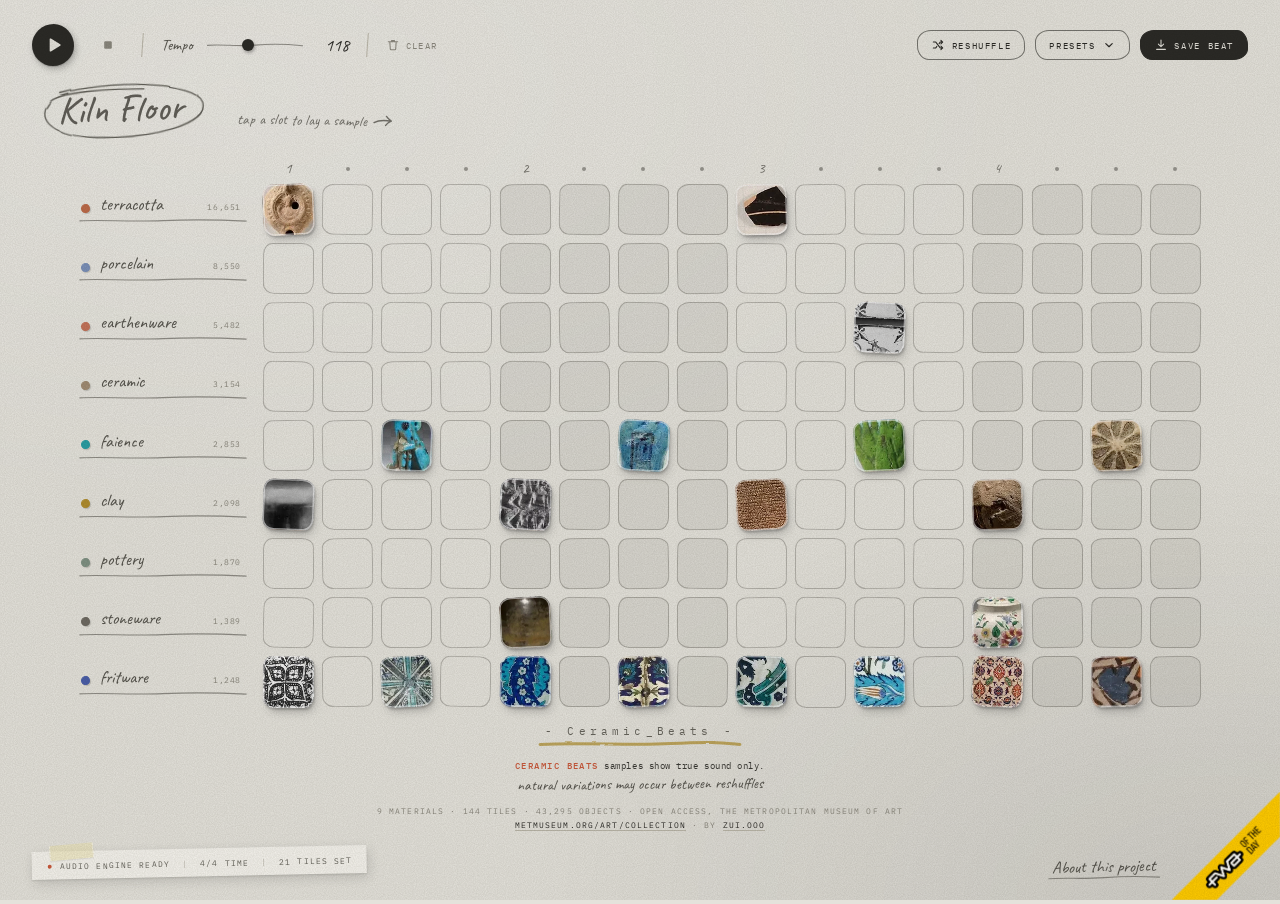
<file: index.html>
<!DOCTYPE html>
<html lang="en">
<head>
<meta charset="UTF-8">
<meta name="viewport" content="width=device-width, initial-scale=1.0">
<meta name="theme-color" content="#E4E2DB">
<title>Ceramic Beats — a sequencer of Met ceramics</title>
<link rel="preconnect" href="https://fonts.googleapis.com">
<link rel="preconnect" href="https://fonts.gstatic.com" crossorigin>
<link href="https://fonts.googleapis.com/css2?family=Caveat:wght@400;500&family=IBM+Plex+Mono:wght@400;500&family=Libre+Baskerville:ital@0;1&display=swap" rel="stylesheet">
<link rel="stylesheet" href="./index.css?v=12">
<script src="Tone.js"></script>
</head>
<body>

<!-- Icons are inlined rather than pulled from an icon CDN: the set is nine
     glyphs and the page is otherwise dependency-free. -->
<svg width="0" height="0" style="position:absolute" aria-hidden="true">
  <symbol id="i-play" viewBox="0 0 24 24"><path d="M8 5.14v13.72a1 1 0 0 0 1.52.85l11.14-6.86a1 1 0 0 0 0-1.7L9.52 4.29A1 1 0 0 0 8 5.14z" fill="currentColor"/></symbol>
  <symbol id="i-pause" viewBox="0 0 24 24"><path d="M7 4h3.2v16H7zM13.8 4H17v16h-3.2z" fill="currentColor"/></symbol>
  <symbol id="i-stop" viewBox="0 0 24 24"><rect x="5.5" y="5.5" width="13" height="13" rx="2" fill="currentColor"/></symbol>
  <symbol id="i-trash" viewBox="0 0 24 24" fill="none" stroke="currentColor" stroke-width="1.8" stroke-linecap="round" stroke-linejoin="round"><path d="M4 6.5h16M9.5 6.5V4.5h5v2M6.5 6.5l.9 12.2A1.4 1.4 0 0 0 8.8 20h6.4a1.4 1.4 0 0 0 1.4-1.3l.9-12.2"/></symbol>
  <symbol id="i-shuffle" viewBox="0 0 24 24" fill="none" stroke="currentColor" stroke-width="1.8" stroke-linecap="round" stroke-linejoin="round"><path d="M17 4l3 3-3 3M17 14l3 3-3 3M4 7h4.2l7.6 10H20M20 7h-4.2l-1.9 2.6M4 17h4.2l1.9-2.6"/></symbol>
  <symbol id="i-save" viewBox="0 0 24 24" fill="none" stroke="currentColor" stroke-width="1.8" stroke-linecap="round" stroke-linejoin="round"><path d="M12 3.5v11M7.5 10.5L12 15l4.5-4.5M4.5 19.5h15"/></symbol>
  <symbol id="i-caret" viewBox="0 0 24 24" fill="none" stroke="currentColor" stroke-width="2" stroke-linecap="round" stroke-linejoin="round"><path d="M6.5 9.5l5.5 5.5 5.5-5.5"/></symbol>
  <symbol id="i-dot" viewBox="0 0 24 24"><circle cx="12" cy="12" r="6" fill="currentColor"/></symbol>
  <!-- an arrow drawn by hand, for the notes in the margin -->
  <symbol id="i-arrow-hand" viewBox="0 0 24 24" fill="none" stroke="currentColor" stroke-width="1.4" stroke-linecap="round" stroke-linejoin="round"><path d="M3 13.5c4.5-2.4 9.6-2.9 17.2-1.6M15.4 7.2c1.6 2.3 3.3 3.6 4.9 4.6-2.2.7-4 2.2-5.6 4.4"/></symbol>
</svg>

<!-- Everything drawn sits on one stage, so that on a phone held upright the
     whole page can be turned a quarter turn as one piece. -->
<div id="stage">

<header class="topbar">
  <div class="transport">
    <button id="playBtn" class="t-play" aria-label="Play" title="Play / pause — space">
      <svg class="icon icon-md"><use href="#i-play" id="playIcon"/></svg>
    </button>
    <button id="stopBtn" class="t-stop" aria-label="Stop" title="Stop">
      <svg class="icon icon-sm"><use href="#i-stop"/></svg>
    </button>

    <div class="t-rule"></div>

    <div class="t-bpm">
      <label for="bpmSlider">Tempo</label>
      <input type="range" id="bpmSlider" min="60" max="200" value="120" aria-label="Tempo">
      <span id="bpmDisplay">120</span>
    </div>

    <div class="t-rule"></div>

    <button id="clearBtn" class="t-clear" title="Clear the board">
      <svg class="icon icon-sm"><use href="#i-trash"/></svg> Clear
    </button>
  </div>

  <div class="actions">
    <button id="shuffleBtn" class="key" title="Reshuffle: draw a different set of objects" aria-label="Reshuffle">
      <svg class="icon icon-sm"><use href="#i-shuffle"/></svg><span class="key-label">Reshuffle</span>
    </button>
    <div class="menu-wrap">
      <button id="presetBtn" class="key" aria-haspopup="true" aria-expanded="false">
        Presets <svg class="icon icon-sm"><use href="#i-caret"/></svg>
      </button>
      <div id="presetMenu" class="menu" hidden></div>
    </div>
    <button id="saveBtn" class="key key--ink" title="Save Beat: copy a link to this beat" aria-label="Save Beat">
      <svg class="icon icon-sm"><use href="#i-save"/></svg><span class="key-label">Save Beat</span>
    </button>
  </div>
</header>

<main>
  <!-- The sample sheet. Slots for samples are pencilled onto a sheet of warm
       grey stock; a struck tile is a sample cut out and laid in its slot. The
       beat's name is written at the top by hand, and the studio's caption is
       typed underneath the way a caption goes under a photograph. -->
  <div class="card">
    <div class="sheet-head">
      <h1 class="swatch-name" id="swatchName" contenteditable="plaintext-only" spellcheck="false" title="Click to name this beat" aria-label="Beat name">untitled</h1>
      <span class="sheet-note" aria-hidden="true">tap a slot to lay a sample <svg class="hand-arrow"><use href="#i-arrow-hand"/></svg></span>
    </div>

    <div class="field">
      <div class="playhead-track" id="playheadTrack"></div>
      <div class="grid" id="sequencerGrid"></div>
    </div>

    <div class="card-foot">
      <p class="caption">- Ceramic_Beats -</p>
      <p class="card-note">
        <b>Ceramic Beats</b> samples show true sound only.
        <em>natural variations may occur between reshuffles</em>
      </p>
      <p class="card-contact">
        9 materials · 144 tiles · 43,295 objects · open access, The Metropolitan Museum of Art<br>
        <a href="https://www.metmuseum.org/art/collection" target="_blank" rel="noopener">metmuseum.org/art/collection</a> · by <a href="https://zui.ooo" target="_blank" rel="noopener">zui.ooo</a>
      </p>
    </div>
  </div>
</main>

<footer class="statusbar">
  <div class="status-left">
    <span class="status-item"><svg class="icon icon-xs" id="engineDot"><use href="#i-dot"/></svg> <span id="engineLabel">Audio engine loading</span></span>
    <span class="status-sep">|</span>
    <span>4/4 time</span>
    <span class="status-sep">|</span>
    <span id="selectedCount">0 tiles set</span>
  </div>
  <div class="about-wrap">
    <button id="aboutBtn" class="about-cta" aria-expanded="false" aria-controls="aboutPanel">
      About this project
    </button>
    <div id="aboutPanel" class="about-panel" hidden>
      <h2>Ceramic Beats</h2>
      <p>
        A step sequencer built out of The Met’s open collection. Each of the nine
        tracks is a material the museum’s own catalogue names, and every tile you
        strike is a real object of that material, cropped from its photograph —
        43,295 of them to draw from.
      </p>
      <p>
        The sounds are strikes on the nine bodies themselves, generated with the
        ElevenLabs sound-effects API from a physical description of each fired body
        being hit. What separates them is what separates the materials: how hot each
        was fired, and so how long it rings. Unfired clay is dead, terracotta thuds,
        and the vitrified bodies — porcelain, faience, fritware — ring like the glass
        they very nearly are.
      </p>
      <p class="about-more">
        <button id="strikesBtn" class="about-link" type="button" aria-haspopup="dialog">
          How each sample is generated <svg class="hand-arrow"><use href="#i-arrow-hand"/></svg>
        </button>
      </p>
    </div>
  </div>
</footer>

<!-- The strike sheet, opened from the about panel: nine bodies, nine prompts. It
     is its own page, strikes.html, held in a frame so its paper stays its own. -->
<div id="strikesModal" class="modal" hidden role="dialog" aria-modal="true" aria-label="Nine bodies, nine strikes">
  <div class="modal-sheet">
    <button id="strikesClose" class="modal-close" type="button" aria-label="Close">close ×</button>
    <iframe class="modal-frame" title="Nine bodies, nine strikes" loading="lazy"></iframe>
  </div>
</div>

<!-- FWA of the Day, pinned to the corner of the sheet -->
<a class="fotd" href="https://thefwa.com/cases/ceramicbeats" target="_blank" rel="noopener" aria-label="FWA of the Day"><img src="fotd.png" alt="FWA of the Day"></a>

<div id="tooltip" class="tooltip" hidden></div>
<div id="toast" class="toast" hidden></div>

</div><!-- /stage -->

<script src="js/materials.js"></script>
<script src="js/tiles.js?v=2"></script>
<script src="js/audio.js"></script>
<script src="js/pattern.js"></script>
<script src="js/ui.js?v=4"></script>
<script src="js/app.js?v=4"></script>
</body>
</html>
</file>
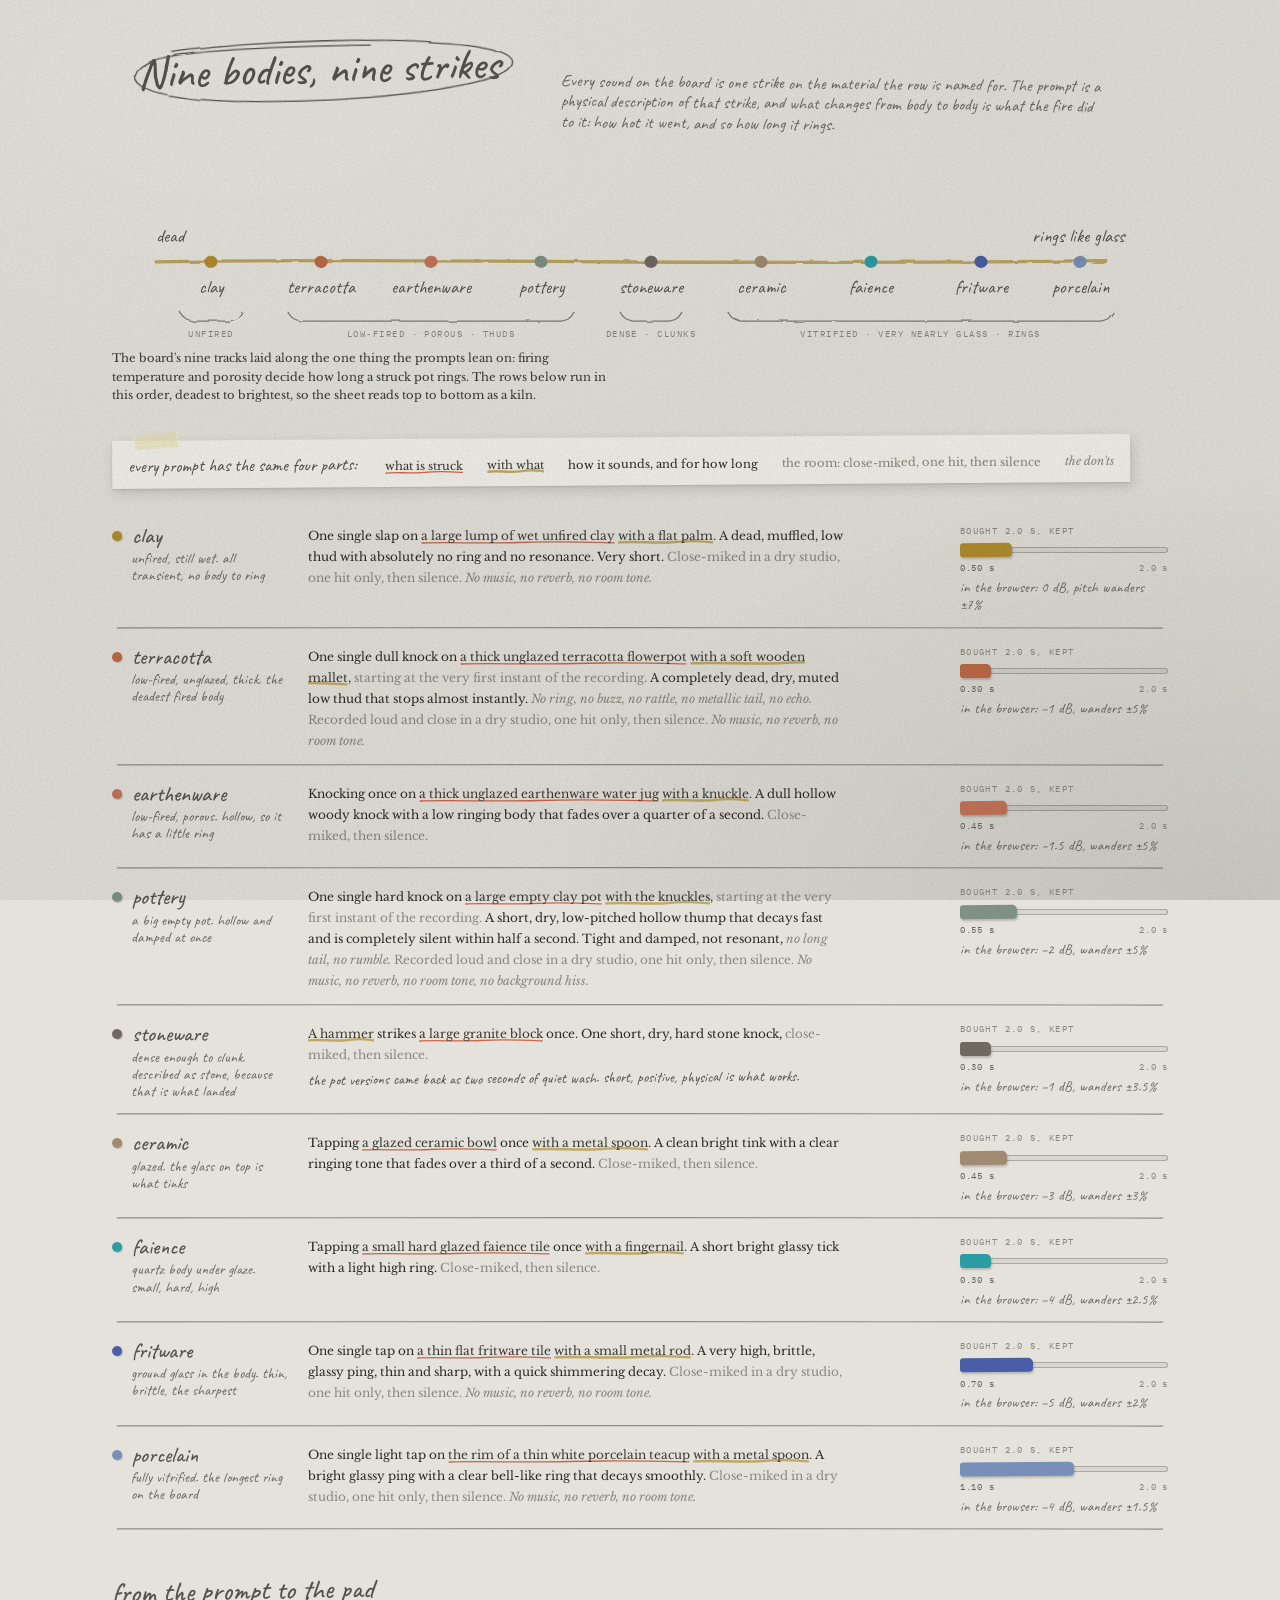
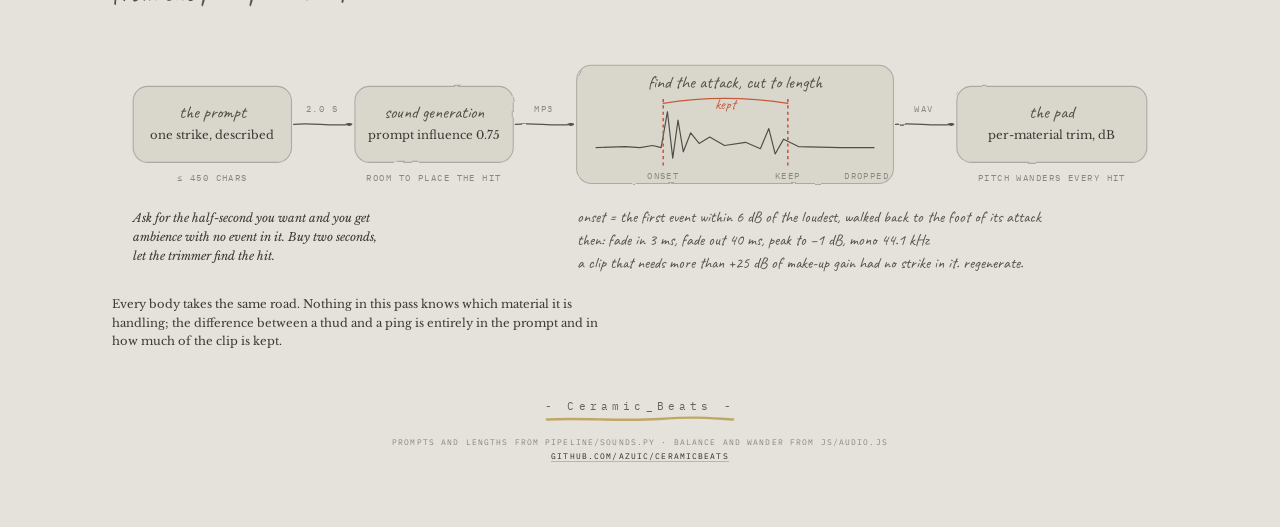
<file: strikes.html>
<!DOCTYPE html>
<html lang="en">
<head>
<meta charset="UTF-8">
<meta name="viewport" content="width=device-width, initial-scale=1.0">
<title>Nine Bodies, Nine Strikes</title>
<link rel="preconnect" href="https://fonts.googleapis.com">
<link rel="preconnect" href="https://fonts.gstatic.com" crossorigin>
<link href="https://fonts.googleapis.com/css2?family=Caveat:wght@400;500&family=IBM+Plex+Mono:wght@400;500&family=Libre+Baskerville:ital@0;1&display=swap" rel="stylesheet">
<style>
  /* The sheet: the same stock, ink, pencil and red as the board itself. The
   * page commits to the one paper world the site lives in, so every colour is
   * painted explicitly rather than borrowed from the viewer's theme. */
  :root {
    --paper:   #E4E2DB;
    --card:    #F4F2EC;
    --ink:     #2B2A26;
    --ink-2:   #3A3934;
    --ink-soft:#65635B;
    --ink-mute:#8A877D;
    --pencil:  #55534C;
    --hair:    #B9B5A8;
    --stamp:   #C9583A;
    --crayon:  #B79A46;
    --slot-line: rgba(60, 58, 52, 0.30);
    --slot-fill: rgba(60, 58, 52, 0.065);
    --slip-shadow: 2px 4px 12px rgba(38, 38, 35, 0.16), 0 1px 2px rgba(38, 38, 35, 0.12);

    --mono:  'IBM Plex Mono', ui-monospace, SFMono-Regular, Menlo, monospace;
    --serif: 'Libre Baskerville', Georgia, 'Times New Roman', serif;
    --hand:  'Caveat', 'Bradley Hand', 'Segoe Print', cursive;

    --grain: url("data:image/svg+xml;utf8,<svg xmlns='http://www.w3.org/2000/svg' width='260' height='260'><filter id='g'><feTurbulence type='fractalNoise' baseFrequency='0.9' numOctaves='2' stitchTiles='stitch'/><feColorMatrix values='0 0 0 0 0.22  0 0 0 0 0.21  0 0 0 0 0.18  0 0 0 0.55 0'/></filter><rect width='100%25' height='100%25' filter='url(%23g)'/></svg>");
    --pencil-rule: url("data:image/svg+xml;utf8,<svg xmlns='http://www.w3.org/2000/svg' viewBox='0 0 200 6' preserveAspectRatio='none'><path d='M1 3.4 C 30 2.1, 60 4.7, 100 3.1 S 170 2.3, 199 3.7' fill='none' stroke='%2355534C' stroke-width='1.1' stroke-linecap='round' vector-effect='non-scaling-stroke' opacity='0.6'/></svg>");
    --pencil-loop: url("data:image/svg+xml;utf8,<svg xmlns='http://www.w3.org/2000/svg' viewBox='0 0 100 40' preserveAspectRatio='none'><filter id='w' x='-10%25' y='-20%25' width='120%25' height='140%25'><feTurbulence type='fractalNoise' baseFrequency='0.045' numOctaves='2' seed='7'/><feDisplacementMap in='SourceGraphic' scale='2.2'/></filter><path filter='url(%23w)' d='M15 8 C 40 1, 91 2, 95 17 C 98 31, 66 39, 34 37 C 6 35, 1 22, 9 13 C 15 7, 42 6, 62 7' fill='none' stroke='%2355534C' stroke-width='1.3' stroke-linecap='round' vector-effect='non-scaling-stroke'/></svg>");
    --stamp-rule: url("data:image/svg+xml;utf8,<svg xmlns='http://www.w3.org/2000/svg' viewBox='0 0 200 6' preserveAspectRatio='none'><path d='M1 3.6 C 30 2.3, 60 4.5, 100 3.0 S 170 2.6, 199 3.5' fill='none' stroke='%23C9583A' stroke-width='1.3' stroke-linecap='round' vector-effect='non-scaling-stroke' opacity='0.9'/></svg>");
    --crayon-rule: url("data:image/svg+xml;utf8,<svg xmlns='http://www.w3.org/2000/svg' viewBox='0 0 200 8' preserveAspectRatio='none'><path d='M2 4.5 C 40 2.5, 80 6.5, 120 4 S 170 3, 198 4.5' fill='none' stroke='%23B79A46' stroke-width='2.4' stroke-linecap='round' vector-effect='non-scaling-stroke' opacity='0.8'/></svg>");
  }

  *, *::before, *::after { box-sizing: border-box; }

  body {
    margin: 0;
    background: var(--paper);
    color: var(--ink);
    font-family: var(--mono);
    -webkit-font-smoothing: antialiased;
    padding-block: 2.5rem 4rem;
    padding-inline: clamp(16px, 4vw, 3rem);
    position: relative;
  }
  body::before {
    content: '';
    position: fixed; inset: 0;
    background:
      radial-gradient(120% 90% at 18% 10%, rgba(255,255,255,0.22), rgba(255,255,255,0) 55%),
      radial-gradient(90% 80% at 95% 100%, rgba(38,38,35,0.10), rgba(38,38,35,0) 60%);
    pointer-events: none; z-index: 0;
  }
  body::after {
    content: '';
    position: fixed; inset: 0;
    background-image: var(--grain);
    opacity: 0.42;
    mix-blend-mode: multiply;
    pointer-events: none; z-index: 100;
  }

  .sheet { position: relative; z-index: 1; max-width: 66rem; margin: 0 auto; }

  a { color: var(--ink); }
  a:hover { color: var(--stamp); }

  /* ── written by hand ────────────────────────────────────────────────── */
  .hand { font-family: var(--hand); font-weight: 400; color: var(--pencil); }
  .cap {
    font-family: var(--mono); font-size: 8.5px; letter-spacing: 0.16em;
    text-transform: uppercase; color: var(--ink-mute);
  }

  .sheet-head {
    display: flex; flex-wrap: wrap; align-items: baseline; gap: 1rem 1.75rem;
    margin-bottom: 1.5rem;
  }
  .sheet-title {
    margin: 0;
    font-family: var(--hand); font-weight: 500;
    font-size: clamp(2rem, 4.5vw, 2.75rem); line-height: 1;
    color: var(--pencil);
    display: inline-block;
    padding: 0.3em 0.75em 0.32em 0.6em;
    background: var(--pencil-loop) center / 100% 100% no-repeat;
    transform: rotate(-1.6deg); transform-origin: left bottom;
    text-wrap: balance;
  }
  .sheet-note {
    font-family: var(--hand); font-size: 17px; line-height: 1.2; color: var(--pencil);
    max-width: 34rem; opacity: 0.85; transform: rotate(0.6deg);
  }

  /* ── the kiln axis ──────────────────────────────────────────────────── */
  figure { margin: 0; }
  figcaption {
    margin-top: 0.5rem;
    font-family: var(--serif); font-size: 11.5px; line-height: 1.6; color: var(--ink-2);
    max-width: 62ch;
  }
  .axis { margin: 0.5rem 0 2.25rem; overflow-x: auto; }
  .axis svg { display: block; width: 100%; min-width: 640px; height: auto; }
  svg .hand-t { font-family: var(--hand); font-size: 17px; fill: var(--pencil); }
  svg .cap-t  { font-family: var(--mono); font-size: 8.5px; letter-spacing: 0.16em; fill: var(--ink-mute); text-transform: uppercase; }
  svg .serif-t { font-family: var(--serif); font-size: 11px; fill: var(--ink-2); }

  /* ── how to read a prompt ───────────────────────────────────────────── */
  .key {
    display: flex; flex-wrap: wrap; gap: 0.5rem 1.5rem; align-items: baseline;
    padding: 0.875rem 1rem 0.75rem;
    background: var(--card); box-shadow: var(--slip-shadow);
    transform: rotate(-0.4deg); transform-origin: left top;
    width: fit-content; max-width: 100%;
    margin-bottom: 2.25rem;
    position: relative;
  }
  .key::before {
    content: ''; position: absolute; top: -7px; left: 22px; width: 44px; height: 15px;
    background: rgba(236, 226, 176, 0.55);
    border-left: 1px dashed rgba(255,255,255,0.5); border-right: 1px dashed rgba(255,255,255,0.5);
    transform: rotate(-4deg);
  }
  .key .lead { font-family: var(--hand); font-size: 18px; color: var(--pencil); margin-right: 0.25rem; }
  .key span.k { font-family: var(--serif); font-size: 11.5px; color: var(--ink-2); }

  /* the four parts of a prompt, marked the way the sheet marks things */
  .o { background: var(--stamp-rule) bottom left / 100% 5px no-repeat; padding-bottom: 2px; }
  .w { background: var(--crayon-rule) bottom left / 100% 6px no-repeat; padding-bottom: 2px; }
  .s { color: var(--ink); }
  .r { color: var(--ink-mute); }
  .n { color: var(--ink-mute); font-style: italic; }

  /* ── the nine rows ──────────────────────────────────────────────────── */
  .rows { display: flex; flex-direction: column; gap: 1rem; }

  .row {
    display: grid;
    grid-template-columns: 11rem minmax(0, 1fr) 13rem;
    gap: 1.25rem;
    align-items: start;
    padding-bottom: 1rem;
    background: var(--pencil-rule) bottom left / 100% 5px no-repeat;
  }

  .label { display: flex; flex-direction: column; gap: 0.2rem; }
  .name { display: flex; align-items: center; gap: 0.6rem; }
  .dab {
    width: 10px; height: 10px; flex: none;
    border-radius: 55% 45% 50% 50% / 50% 55% 45% 50%;
    background: var(--accent); box-shadow: 1px 1px 1px rgba(38,38,35,0.2);
  }
  .name b { font-family: var(--hand); font-weight: 500; font-size: 22px; line-height: 1; color: var(--pencil); }
  .body {
    font-family: var(--hand); font-size: 15px; line-height: 1.15; color: var(--pencil);
    opacity: 0.85; padding-left: 1.2rem;
  }

  .prompt {
    margin: 0;
    font-family: var(--serif); font-size: 12px; line-height: 1.75; color: var(--ink-2);
    max-width: 60ch;
  }
  .prompt .note {
    display: block; margin-top: 0.4rem;
    font-family: var(--hand); font-size: 15px; line-height: 1.2; color: var(--pencil);
    transform: rotate(-0.5deg); transform-origin: left;
  }

  /* what comes back: two seconds bought, this much kept; the browser's own
   * balance on top */
  .keep { display: flex; flex-direction: column; gap: 0.35rem; }
  .keep .cap { margin-bottom: 0.1rem; }
  .bar { position: relative; height: 14px; width: 100%; }
  .bar .bought {
    position: absolute; inset: 4px 0; border-radius: 3px;
    box-shadow: inset 0 0 0 1px var(--slot-line); background: var(--slot-fill);
  }
  .bar .kept {
    position: absolute; top: 0; bottom: 0; left: 0;
    width: calc(var(--keep) / 2 * 100%);
    background: var(--accent);
    border-radius: 3px 5px 4px 3px;
    box-shadow: 1px 2px 2px rgba(38,38,35,0.22);
    transform: rotate(-0.4deg);
  }
  .nums {
    font-family: var(--mono); font-size: 9px; letter-spacing: 0.08em; color: var(--ink-soft);
    font-variant-numeric: tabular-nums; display: flex; justify-content: space-between; gap: 0.5rem;
  }
  .nums i { font-style: normal; color: var(--ink-mute); }
  .browser {
    font-family: var(--hand); font-size: 14.5px; line-height: 1.2; color: var(--pencil); opacity: 0.85;
  }

  /* ── the trim pass ──────────────────────────────────────────────────── */
  .pass { margin-top: 3rem; }
  .pass h2 {
    margin: 0 0 0.25rem;
    font-family: var(--hand); font-weight: 500; font-size: 1.75rem; line-height: 1; color: var(--pencil);
    transform: rotate(-1deg); transform-origin: left bottom; display: inline-block;
  }
  .pass .wrap { overflow-x: auto; margin-top: 0.75rem; }
  .pass svg { display: block; width: 100%; min-width: 760px; height: auto; }

  .caption {
    margin: 3rem 0 0; text-align: center;
    font-family: var(--mono); font-size: 11px; letter-spacing: 0.38em; color: var(--ink-soft);
    padding-bottom: 0.625rem; width: fit-content; margin-inline: auto;
    background: var(--crayon-rule) center bottom / 100% 8px no-repeat;
  }
  .small {
    margin: 0.75rem 0 0; text-align: center;
    font-family: var(--mono); font-size: 8px; letter-spacing: 0.14em; text-transform: uppercase;
    line-height: 1.8; color: var(--ink-mute);
  }
  .small a { text-decoration: none; border-bottom: 1px solid var(--hair); }

  @media (max-width: 760px) {
    .row { grid-template-columns: 1fr; gap: 0.6rem; }
    .body { padding-left: 1.2rem; }
    .keep { max-width: 20rem; }
  }
  @media (prefers-reduced-motion: reduce) { * { transition: none !important; } }
</style>

<div class="sheet">

  <div class="sheet-head">
    <h1 class="sheet-title">Nine bodies, nine strikes</h1>
    <p class="sheet-note">Every sound on the board is one strike on the material the row is named for. The prompt is a physical description of that strike, and what changes from body to body is what the fire did to it: how hot it went, and so how long it rings.</p>
  </div>

  <!-- ── the kiln: the nine bodies from unfired to vitrified ───────────── -->
  <figure class="axis">
    <svg viewBox="0 0 960 150" role="img" aria-label="The nine bodies placed along one line from unfired clay, which is dead, to porcelain, which rings like glass. Four brackets group them: unfired, low-fired, dense, vitrified." xmlns="http://www.w3.org/2000/svg">
      <defs>
        <filter id="wob" x="-2%" y="-40%" width="104%" height="180%">
          <feTurbulence type="fractalNoise" baseFrequency="0.06" numOctaves="2" seed="5"/>
          <feDisplacementMap in="SourceGraphic" scale="2.4"/>
        </filter>
        <marker id="ah" viewBox="0 0 10 10" refX="8" refY="5" markerWidth="9" markerHeight="9" orient="auto">
          <path d="M1 1.5 C 4 3, 6 4, 9 5 C 6 6, 4 7, 1 8.5" fill="none" stroke="#B79A46" stroke-width="1.6" stroke-linecap="round" stroke-linejoin="round"/>
        </marker>
      </defs>

      <!-- the crayon line: cold to hot -->
      <path filter="url(#wob)" d="M40 78 C 260 74, 560 82, 900 77" fill="none" stroke="#B79A46" stroke-width="3" stroke-linecap="round" opacity="0.85" marker-end="url(#ah)"/>
      <text class="hand-t" x="40" y="60" text-anchor="start">dead</text>
      <text class="hand-t" x="920" y="60" text-anchor="end">rings like glass</text>

      <!-- the nine, in kiln order -->
      <g>
        <ellipse cx="90"  cy="78" rx="6" ry="5.5" fill="#b08d2e" transform="rotate(-8 90 78)"/>
        <text class="hand-t" x="90" y="106" text-anchor="middle">clay</text>
        <ellipse cx="190" cy="78" rx="6" ry="5.5" fill="#bc6a48" transform="rotate(12 190 78)"/>
        <text class="hand-t" x="190" y="106" text-anchor="middle">terracotta</text>
        <ellipse cx="290" cy="78" rx="6" ry="5.5" fill="#c4735a" transform="rotate(-14 290 78)"/>
        <text class="hand-t" x="290" y="106" text-anchor="middle">earthenware</text>
        <ellipse cx="390" cy="78" rx="6" ry="5.5" fill="#7f9183" transform="rotate(6 390 78)"/>
        <text class="hand-t" x="390" y="106" text-anchor="middle">pottery</text>
        <ellipse cx="490" cy="78" rx="6" ry="5.5" fill="#6e6a62" transform="rotate(-10 490 78)"/>
        <text class="hand-t" x="490" y="106" text-anchor="middle">stoneware</text>
        <ellipse cx="590" cy="78" rx="6" ry="5.5" fill="#a08b72" transform="rotate(16 590 78)"/>
        <text class="hand-t" x="590" y="106" text-anchor="middle">ceramic</text>
        <ellipse cx="690" cy="78" rx="6" ry="5.5" fill="#2a9da3" transform="rotate(-6 690 78)"/>
        <text class="hand-t" x="690" y="106" text-anchor="middle">faience</text>
        <ellipse cx="790" cy="78" rx="6" ry="5.5" fill="#4a5ea8" transform="rotate(10 790 78)"/>
        <text class="hand-t" x="790" y="106" text-anchor="middle">fritware</text>
        <ellipse cx="880" cy="78" rx="6" ry="5.5" fill="#7a8fb8" transform="rotate(-12 880 78)"/>
        <text class="hand-t" x="880" y="106" text-anchor="middle">porcelain</text>
      </g>

      <!-- the brackets: what the fire did -->
      <g fill="none" stroke="#55534C" stroke-width="1.1" stroke-linecap="round" opacity="0.7" filter="url(#wob)">
        <path d="M62 124 C 66 131, 70 131, 74 132 L 106 132 C 111 131, 114 131, 118 124"/>
        <path d="M160 124 C 164 131, 168 131, 172 132 L 408 132 C 413 131, 416 131, 420 124"/>
        <path d="M462 124 C 466 131, 470 131, 474 132 L 506 132 C 511 131, 514 131, 518 124"/>
        <path d="M560 124 C 564 131, 568 131, 572 132 L 898 132 C 903 131, 906 131, 910 124"/>
      </g>
      <text class="cap-t" x="90"  y="146" text-anchor="middle">unfired</text>
      <text class="cap-t" x="290" y="146" text-anchor="middle">low-fired · porous · thuds</text>
      <text class="cap-t" x="490" y="146" text-anchor="middle">dense · clunks</text>
      <text class="cap-t" x="735" y="146" text-anchor="middle">vitrified · very nearly glass · rings</text>
    </svg>
    <figcaption>The board's nine tracks laid along the one thing the prompts lean on: firing temperature and porosity decide how long a struck pot rings. The rows below run in this order, deadest to brightest, so the sheet reads top to bottom as a kiln.</figcaption>
  </figure>

  <!-- ── how a prompt is built ─────────────────────────────────────────── -->
  <div class="key" aria-label="How to read the marked prompts">
    <span class="lead">every prompt has the same four parts:</span>
    <span class="k"><span class="o">what is struck</span></span>
    <span class="k"><span class="w">with what</span></span>
    <span class="k"><span class="s">how it sounds, and for how long</span></span>
    <span class="k"><span class="r">the room: close-miked, one hit, then silence</span></span>
    <span class="k"><span class="n">the don'ts</span></span>
  </div>

  <!-- ── the nine ──────────────────────────────────────────────────────── -->
  <div class="rows">

    <div class="row" style="--accent:#b08d2e; --keep:0.5">
      <div class="label">
        <div class="name"><span class="dab"></span><b>clay</b></div>
        <div class="body">unfired, still wet. all transient, no body to ring</div>
      </div>
      <p class="prompt"><span class="s">One single slap on</span> <span class="o">a large lump of wet unfired clay</span> <span class="w">with a flat palm</span>. <span class="s">A dead, muffled, low thud with absolutely no ring and no resonance. Very short.</span> <span class="r">Close-miked in a dry studio, one hit only, then silence.</span> <span class="n">No music, no reverb, no room tone.</span></p>
      <div class="keep">
        <span class="cap">bought 2.0 s, kept</span>
        <div class="bar"><div class="bought"></div><div class="kept"></div></div>
        <div class="nums"><span>0.50 s</span><i>2.0 s</i></div>
        <div class="browser">in the browser: 0 dB, pitch wanders ±7%</div>
      </div>
    </div>

    <div class="row" style="--accent:#bc6a48; --keep:0.3">
      <div class="label">
        <div class="name"><span class="dab"></span><b>terracotta</b></div>
        <div class="body">low-fired, unglazed, thick. the deadest fired body</div>
      </div>
      <p class="prompt"><span class="s">One single dull knock on</span> <span class="o">a thick unglazed terracotta flowerpot</span> <span class="w">with a soft wooden mallet</span>, <span class="r">starting at the very first instant of the recording.</span> <span class="s">A completely dead, dry, muted low thud that stops almost instantly.</span> <span class="n">No ring, no buzz, no rattle, no metallic tail, no echo.</span> <span class="r">Recorded loud and close in a dry studio, one hit only, then silence.</span> <span class="n">No music, no reverb, no room tone.</span></p>
      <div class="keep">
        <span class="cap">bought 2.0 s, kept</span>
        <div class="bar"><div class="bought"></div><div class="kept"></div></div>
        <div class="nums"><span>0.30 s</span><i>2.0 s</i></div>
        <div class="browser">in the browser: −1 dB, wanders ±5%</div>
      </div>
    </div>

    <div class="row" style="--accent:#c4735a; --keep:0.45">
      <div class="label">
        <div class="name"><span class="dab"></span><b>earthenware</b></div>
        <div class="body">low-fired, porous. hollow, so it has a little ring</div>
      </div>
      <p class="prompt"><span class="s">Knocking once on</span> <span class="o">a thick unglazed earthenware water jug</span> <span class="w">with a knuckle</span>. <span class="s">A dull hollow woody knock with a low ringing body that fades over a quarter of a second.</span> <span class="r">Close-miked, then silence.</span></p>
      <div class="keep">
        <span class="cap">bought 2.0 s, kept</span>
        <div class="bar"><div class="bought"></div><div class="kept"></div></div>
        <div class="nums"><span>0.45 s</span><i>2.0 s</i></div>
        <div class="browser">in the browser: −1.5 dB, wanders ±5%</div>
      </div>
    </div>

    <div class="row" style="--accent:#7f9183; --keep:0.55">
      <div class="label">
        <div class="name"><span class="dab"></span><b>pottery</b></div>
        <div class="body">a big empty pot. hollow and damped at once</div>
      </div>
      <p class="prompt"><span class="s">One single hard knock on</span> <span class="o">a large empty clay pot</span> <span class="w">with the knuckles</span>, <span class="r">starting at the very first instant of the recording.</span> <span class="s">A short, dry, low-pitched hollow thump that decays fast and is completely silent within half a second. Tight and damped, not resonant,</span> <span class="n">no long tail, no rumble.</span> <span class="r">Recorded loud and close in a dry studio, one hit only, then silence.</span> <span class="n">No music, no reverb, no room tone, no background hiss.</span></p>
      <div class="keep">
        <span class="cap">bought 2.0 s, kept</span>
        <div class="bar"><div class="bought"></div><div class="kept"></div></div>
        <div class="nums"><span>0.55 s</span><i>2.0 s</i></div>
        <div class="browser">in the browser: −2 dB, wanders ±5%</div>
      </div>
    </div>

    <div class="row" style="--accent:#6e6a62; --keep:0.3">
      <div class="label">
        <div class="name"><span class="dab"></span><b>stoneware</b></div>
        <div class="body">dense enough to clunk. described as stone, because that is what landed</div>
      </div>
      <p class="prompt"><span class="w">A hammer</span> <span class="s">strikes</span> <span class="o">a large granite block</span> <span class="s">once. One short, dry, hard stone knock,</span> <span class="r">close-miked, then silence.</span>
        <span class="note">the pot versions came back as two seconds of quiet wash. short, positive, physical is what works.</span></p>
      <div class="keep">
        <span class="cap">bought 2.0 s, kept</span>
        <div class="bar"><div class="bought"></div><div class="kept"></div></div>
        <div class="nums"><span>0.30 s</span><i>2.0 s</i></div>
        <div class="browser">in the browser: −1 dB, wanders ±3.5%</div>
      </div>
    </div>

    <div class="row" style="--accent:#a08b72; --keep:0.45">
      <div class="label">
        <div class="name"><span class="dab"></span><b>ceramic</b></div>
        <div class="body">glazed. the glass on top is what tinks</div>
      </div>
      <p class="prompt"><span class="s">Tapping</span> <span class="o">a glazed ceramic bowl</span> <span class="s">once</span> <span class="w">with a metal spoon</span>. <span class="s">A clean bright tink with a clear ringing tone that fades over a third of a second.</span> <span class="r">Close-miked, then silence.</span></p>
      <div class="keep">
        <span class="cap">bought 2.0 s, kept</span>
        <div class="bar"><div class="bought"></div><div class="kept"></div></div>
        <div class="nums"><span>0.45 s</span><i>2.0 s</i></div>
        <div class="browser">in the browser: −3 dB, wanders ±3%</div>
      </div>
    </div>

    <div class="row" style="--accent:#2a9da3; --keep:0.3">
      <div class="label">
        <div class="name"><span class="dab"></span><b>faience</b></div>
        <div class="body">quartz body under glaze. small, hard, high</div>
      </div>
      <p class="prompt"><span class="s">Tapping</span> <span class="o">a small hard glazed faience tile</span> <span class="s">once</span> <span class="w">with a fingernail</span>. <span class="s">A short bright glassy tick with a light high ring.</span> <span class="r">Close-miked, then silence.</span></p>
      <div class="keep">
        <span class="cap">bought 2.0 s, kept</span>
        <div class="bar"><div class="bought"></div><div class="kept"></div></div>
        <div class="nums"><span>0.30 s</span><i>2.0 s</i></div>
        <div class="browser">in the browser: −4 dB, wanders ±2.5%</div>
      </div>
    </div>

    <div class="row" style="--accent:#4a5ea8; --keep:0.7">
      <div class="label">
        <div class="name"><span class="dab"></span><b>fritware</b></div>
        <div class="body">ground glass in the body. thin, brittle, the sharpest</div>
      </div>
      <p class="prompt"><span class="s">One single tap on</span> <span class="o">a thin flat fritware tile</span> <span class="w">with a small metal rod</span>. <span class="s">A very high, brittle, glassy ping, thin and sharp, with a quick shimmering decay.</span> <span class="r">Close-miked in a dry studio, one hit only, then silence.</span> <span class="n">No music, no reverb, no room tone.</span></p>
      <div class="keep">
        <span class="cap">bought 2.0 s, kept</span>
        <div class="bar"><div class="bought"></div><div class="kept"></div></div>
        <div class="nums"><span>0.70 s</span><i>2.0 s</i></div>
        <div class="browser">in the browser: −5 dB, wanders ±2%</div>
      </div>
    </div>

    <div class="row" style="--accent:#7a8fb8; --keep:1.1">
      <div class="label">
        <div class="name"><span class="dab"></span><b>porcelain</b></div>
        <div class="body">fully vitrified. the longest ring on the board</div>
      </div>
      <p class="prompt"><span class="s">One single light tap on</span> <span class="o">the rim of a thin white porcelain teacup</span> <span class="w">with a metal spoon</span>. <span class="s">A bright glassy ping with a clear bell-like ring that decays smoothly.</span> <span class="r">Close-miked in a dry studio, one hit only, then silence.</span> <span class="n">No music, no reverb, no room tone.</span></p>
      <div class="keep">
        <span class="cap">bought 2.0 s, kept</span>
        <div class="bar"><div class="bought"></div><div class="kept"></div></div>
        <div class="nums"><span>1.10 s</span><i>2.0 s</i></div>
        <div class="browser">in the browser: −4 dB, wanders ±1.5%</div>
      </div>
    </div>

  </div>

  <!-- ── from the prompt to the pad ────────────────────────────────────── -->
  <figure class="pass">
    <h2>from the prompt to the pad</h2>
    <div class="wrap">
      <svg viewBox="0 0 1000 250" role="img" aria-label="The path from prompt to sample: the prompt goes to the sound generation API asking for two seconds at prompt influence 0.75; an mp3 comes back with the hit somewhere in it; the trimmer finds the first event within 6 dB of the loudest and walks back to the foot of its attack; the clip is cut to the kept length, faded in over 3 ms and out over 40 ms, normalised to minus 1 dB, and written as a mono 44.1 kHz WAV; in the browser each hit is balanced by a per-material trim and its pitch wanders a little on every strike." xmlns="http://www.w3.org/2000/svg">
      <defs>
        <filter id="wob2" x="-2%" y="-30%" width="104%" height="160%">
          <feTurbulence type="fractalNoise" baseFrequency="0.05" numOctaves="2" seed="11"/>
          <feDisplacementMap in="SourceGraphic" scale="2"/>
        </filter>
        <marker id="pa" viewBox="0 0 10 10" refX="8" refY="5" markerWidth="8" markerHeight="8" orient="auto">
          <path d="M1 1.5 C 4 3, 6 4, 9 5 C 6 6, 4 7, 1 8.5" fill="none" stroke="#55534C" stroke-width="1.4" stroke-linecap="round" stroke-linejoin="round"/>
        </marker>
      </defs>

      <!-- stations, as pencilled slots -->
      <g fill="rgba(60,58,52,0.065)" stroke="rgba(60,58,52,0.30)" stroke-width="1" filter="url(#wob2)">
        <rect x="20"  y="60" width="150" height="72" rx="14"/>
        <rect x="230" y="60" width="150" height="72" rx="14"/>
        <rect x="440" y="40" width="300" height="112" rx="14"/>
        <rect x="800" y="60" width="180" height="72" rx="14"/>
      </g>

      <!-- arrows, labelled -->
      <g fill="none" stroke="#55534C" stroke-width="1.2" stroke-linecap="round" marker-end="url(#pa)" filter="url(#wob2)">
        <path d="M172 96 C 190 94, 205 98, 226 96"/>
        <path d="M382 96 C 400 94, 415 98, 436 96"/>
        <path d="M742 96 C 760 94, 775 98, 796 96"/>
      </g>
      <text class="cap-t" x="199" y="84" text-anchor="middle">2.0 s</text>
      <text class="cap-t" x="409" y="84" text-anchor="middle">mp3</text>
      <text class="cap-t" x="769" y="84" text-anchor="middle">wav</text>

      <!-- 1: the prompt -->
      <text class="hand-t" x="95" y="90" text-anchor="middle">the prompt</text>
      <text class="serif-t" x="95" y="110" text-anchor="middle">one strike, described</text>
      <text class="cap-t" x="95" y="150" text-anchor="middle">≤ 450 chars</text>

      <!-- 2: the API -->
      <text class="hand-t" x="305" y="90" text-anchor="middle">sound generation</text>
      <text class="serif-t" x="305" y="110" text-anchor="middle">prompt influence 0.75</text>
      <text class="cap-t" x="305" y="150" text-anchor="middle">room to place the hit</text>

      <!-- 3: the trimmer, with the waveform inside -->
      <text class="hand-t" x="590" y="62" text-anchor="middle">find the attack, cut to length</text>
      <!-- a sketched envelope: quiet lead-in, the hit, a bounce, the tail -->
      <path d="M458 118 L 486 117 L 500 118 L 512 116 L 520 118 L 526 84 L 531 128 L 536 92 L 541 122 L 548 104 L 556 114 L 566 108 L 580 116 L 600 113 L 614 119 L 622 100 L 628 124 L 636 110 L 650 117 L 690 118 L 722 118"
            fill="none" stroke="#2B2A26" stroke-width="1.1" stroke-linejoin="round" opacity="0.8"/>
      <!-- the cut: onset to keep -->
      <line x1="522" y1="72" x2="522" y2="138" stroke="#C9583A" stroke-width="1.5" stroke-dasharray="3 3"/>
      <line x1="640" y1="72" x2="640" y2="138" stroke="#C9583A" stroke-width="1.5" stroke-dasharray="3 3"/>
      <path d="M522 76 C 560 70, 600 70, 640 76" fill="none" stroke="#C9583A" stroke-width="1.2" stroke-linecap="round"/>
      <text class="hand-t" x="581" y="81" text-anchor="middle" style="fill:#C9583A; font-size:14px">kept</text>
      <text class="cap-t" x="522" y="148" text-anchor="middle">onset</text>
      <text class="cap-t" x="640" y="148" text-anchor="middle">keep</text>
      <text class="cap-t" x="736" y="148" text-anchor="end">dropped</text>

      <!-- 4: the browser -->
      <text class="hand-t" x="890" y="90" text-anchor="middle">the pad</text>
      <text class="serif-t" x="890" y="110" text-anchor="middle">per-material trim, dB</text>
      <text class="cap-t" x="890" y="150" text-anchor="middle">pitch wanders every hit</text>

      <!-- the rules of the cut, in the margin -->
      <g class="hand-t">
        <text x="440" y="188" style="font-size:15px">onset = the first event within 6 dB of the loudest, walked back to the foot of its attack</text>
        <text x="440" y="210" style="font-size:15px">then: fade in 3 ms, fade out 40 ms, peak to −1 dB, mono 44.1 kHz</text>
        <text x="440" y="232" style="font-size:15px">a clip that needs more than +25 dB of make-up gain had no strike in it. regenerate.</text>
      </g>
      <text class="serif-t" x="20" y="188" style="font-style:italic">Ask for the half-second you want and you get</text>
      <text class="serif-t" x="20" y="206" style="font-style:italic">ambience with no event in it. Buy two seconds,</text>
      <text class="serif-t" x="20" y="224" style="font-style:italic">let the trimmer find the hit.</text>
    </svg>
    </div>
    <figcaption>Every body takes the same road. Nothing in this pass knows which material it is handling; the difference between a thud and a ping is entirely in the prompt and in how much of the clip is kept.</figcaption>
  </figure>

  <p class="caption">- Ceramic_Beats -</p>
  <p class="small">prompts and lengths from pipeline/sounds.py · balance and wander from js/audio.js<br><a href="https://github.com/azuic/CeramicBeats" target="_blank" rel="noopener">github.com/azuic/CeramicBeats</a></p>

</div>

</html>
</file>
<file: index.css>
/* index.css — the sample sheet.
 *
 * The page is a sheet of warm grey stock laid on a desk, with a grid of slots
 * pencilled onto it for samples to go in. A struck tile is a sample cut out
 * and laid down in its slot: it casts a shadow, sits a degree or two off
 * square, and is never quite the same shape as its neighbour. Everything
 * written on the sheet is written by hand in pencil — the material names, the
 * beat's title, the notes in the margin — and what is not handwritten is the
 * small printed caption a studio types under a photograph of its work.
 *
 * Hand-written at the design's values; no CSS framework. */

:root {
  /* ── the stock ──────────────────────────────────────────────────────── */
  --paper:    #E4E2DB;   /* the sheet itself, a pale warm grey */
  --card:     #F4F2EC;   /* a lighter slip of paper laid on it: notes, menus */
  --ink:      #2B2A26;
  --ink-2:    #3A3934;
  --ink-soft: #65635B;
  --ink-mute: #8A877D;
  --pencil:   #55534C;   /* graphite: everything written by hand */
  --hair:     #B9B5A8;   /* a printed hairline */
  --hair-2:   #C9C5B8;
  --stamp:    #C9583A;   /* the red: the playhead, the live dot, the play state */
  --crayon:   #B79A46;   /* an ochre crayon, for the one line drawn for pleasure */

  /* ── the slots ──────────────────────────────────────────────────────── */
  --slot-line: rgba(60, 58, 52, 0.30);   /* the pencilled outline of an empty slot */
  --slot-fill: rgba(60, 58, 52, 0.065);  /* the alternate bar, lightly hatched in */

  --slip-shadow: 2px 4px 12px rgba(38, 38, 35, 0.16), 0 1px 2px rgba(38, 38, 35, 0.12);

  --label-w: 168px;
  --pad-gap: 0.5rem;
  --row-gap: 0.5rem;
  --edge: 2rem;          /* the sheet's margin, page edge to the first mark */
  --chrome: 23rem;       /* header, title, playhead, foot and status stacked: what the slots must leave */
  --vh: 100vh;           /* the visible height; on a phone, 100vh counts the browser bars as if hidden */

  /* A slot is as big as the width allows, unless the height allows less: the
   * grid should fill the sheet without the sheet having to scroll. */
  --pad: max(18px, min(
    calc((100vw - 2 * var(--edge) - var(--label-w) - 1rem - 15 * var(--pad-gap)) / 16),
    calc((var(--vh) - var(--chrome)) / 9 - var(--row-gap))
  ));

  --mono:  'IBM Plex Mono', ui-monospace, SFMono-Regular, Menlo, monospace;
  --serif: 'Libre Baskerville', Georgia, 'Times New Roman', serif;
  --hand:  'Caveat', 'Bradley Hand', 'Segoe Print', cursive;

  /* ── the marks made by hand, drawn once as SVG ──────────────────────── */

  /* the tooth of the paper */
  --grain: url("data:image/svg+xml;utf8,<svg xmlns='http://www.w3.org/2000/svg' width='260' height='260'><filter id='g'><feTurbulence type='fractalNoise' baseFrequency='0.9' numOctaves='2' stitchTiles='stitch'/><feColorMatrix values='0 0 0 0 0.22  0 0 0 0 0.21  0 0 0 0 0.18  0 0 0 0.55 0'/></filter><rect width='100%25' height='100%25' filter='url(%23g)'/></svg>");

  /* a pencil rule, a little wandering */
  --pencil-rule: url("data:image/svg+xml;utf8,<svg xmlns='http://www.w3.org/2000/svg' viewBox='0 0 200 6' preserveAspectRatio='none'><path d='M1 3.4 C 30 2.1, 60 4.7, 100 3.1 S 170 2.3, 199 3.7' fill='none' stroke='%2355534C' stroke-width='1.1' stroke-linecap='round' vector-effect='non-scaling-stroke' opacity='0.6'/></svg>");

  /* the loop drawn around a word to say: this one */
  --pencil-loop: url("data:image/svg+xml;utf8,<svg xmlns='http://www.w3.org/2000/svg' viewBox='0 0 100 40' preserveAspectRatio='none'><filter id='w' x='-10%25' y='-20%25' width='120%25' height='140%25'><feTurbulence type='fractalNoise' baseFrequency='0.045' numOctaves='2' seed='7'/><feDisplacementMap in='SourceGraphic' scale='2.2'/></filter><path filter='url(%23w)' d='M15 8 C 40 1, 91 2, 95 17 C 98 31, 66 39, 34 37 C 6 35, 1 22, 9 13 C 15 7, 42 6, 62 7' fill='none' stroke='%2355534C' stroke-width='1.3' stroke-linecap='round' vector-effect='non-scaling-stroke'/></svg>");

  /* the crayon line */
  --crayon-line: url("data:image/svg+xml;utf8,<svg xmlns='http://www.w3.org/2000/svg' viewBox='0 0 200 10' preserveAspectRatio='none'><filter id='c' x='-5%25' y='-40%25' width='110%25' height='180%25'><feTurbulence type='fractalNoise' baseFrequency='0.08' numOctaves='2' seed='3'/><feDisplacementMap in='SourceGraphic' scale='3'/></filter><path filter='url(%23c)' d='M3 5.5 C 50 2.5, 90 7.5, 130 4.5 S 180 3.5, 197 5.5' fill='none' stroke='%23B79A46' stroke-width='3' stroke-linecap='round' vector-effect='non-scaling-stroke' opacity='0.85'/></svg>");
}

@supports (height: 100svh) { :root { --vh: 100svh; } }

*, *::before, *::after { box-sizing: border-box; }

html, body { height: 100%; overflow: hidden; }
html { background: var(--paper); }

body {
  margin: 0;
  background: var(--paper);
  font-family: var(--mono);
  color: var(--ink);
  -webkit-font-smoothing: antialiased;
}

/* The sheet is lit from the top left and falls off a little towards the far
 * corner, the way a photographed sheet does. */
body::before {
  content: '';
  position: fixed;
  inset: 0;
  background:
    radial-gradient(120% 90% at 18% 10%, rgba(255,255,255,0.22), rgba(255,255,255,0) 55%),
    radial-gradient(90% 80% at 95% 100%, rgba(38,38,35,0.10), rgba(38,38,35,0) 60%);
  pointer-events: none;
  z-index: 0;
}

/* The tooth of the paper, laid over everything: the samples and the notes
 * sit on the sheet, and the sheet has a surface. */
body::after {
  content: '';
  position: fixed;
  inset: 0;
  background-image: var(--grain);
  opacity: 0.42;
  mix-blend-mode: multiply;
  pointer-events: none;
  z-index: 100;
}

/* The stage: the page as one piece, header to foot. On a phone held upright
 * it is turned a quarter turn as a whole (see the end of this file). */
#stage {
  width: 100%;
  min-height: var(--vh);
  display: flex;
  flex-direction: column;
}

::selection { background: var(--stamp); color: var(--paper); }

a { color: var(--ink); }
a:hover { color: var(--stamp); }

button { font: inherit; color: inherit; cursor: pointer; }

.icon { width: 1.25rem; height: 1.25rem; display: block; flex: none; }
.icon-xs { width: 0.5rem;  height: 0.5rem; }
.icon-sm { width: 0.875rem; height: 0.875rem; }
.icon-md { width: 1.25rem; height: 1.25rem; }
.icon-lg { width: 1.5rem;  height: 1.5rem; }

/* handwriting in the margin */
.hand {
  font-family: var(--hand);
  font-weight: 400;
  color: var(--pencil);
  letter-spacing: 0.01em;
}

/* the small printed caption */
.cap {
  font-family: var(--mono);
  font-size: 8.5px;
  letter-spacing: 0.16em;
  text-transform: uppercase;
  color: var(--ink-mute);
}

/* A slip of lighter paper laid on the sheet: notes, menus, the catalogue card. */
.slip {
  background: var(--card);
  box-shadow: var(--slip-shadow);
}

/* ── keys ──────────────────────────────────────────────────────────────── */

/* The buttons are boxes drawn round a word in pencil: an outline, a little
 * off square, that fills in when pressed. */
.key {
  display: inline-flex;
  align-items: center;
  justify-content: center;
  gap: 0.4rem;
  min-width: 34px;
  height: 30px;
  padding: 0 13px;
  background: transparent;
  border: 1.2px solid rgba(43, 42, 38, 0.6);
  border-radius: 14px 11px 15px 12px / 12px 15px 11px 14px;
  font-family: var(--mono);
  font-size: 9px;
  letter-spacing: 0.18em;
  text-transform: uppercase;
  color: var(--ink);
  white-space: nowrap;
  transition: background-color 0.12s, border-color 0.12s, transform 0.06s, color 0.12s;
}
.key:hover { background: rgba(43, 42, 38, 0.07); border-color: var(--ink); }
.key:active { transform: translateY(1px) rotate(-0.4deg); }
.key[aria-expanded="true"] { background: rgba(43, 42, 38, 0.10); }
.key--ink { background: var(--ink); border-color: var(--ink); color: var(--paper); }
.key--ink:hover { background: var(--ink-2); color: var(--card); }
.key:focus-visible { outline: 1.5px solid var(--stamp); outline-offset: 2px; }

/* ── header ────────────────────────────────────────────────────────────── */

.topbar {
  width: 100%;
  padding: 1.5rem var(--edge) 0.5rem;
  display: flex;
  align-items: center;
  justify-content: space-between;
  gap: 1.5rem;
  position: relative;
  z-index: 20;
}

/* ── transport ─────────────────────────────────────────────────────────── */

.transport {
  display: flex;
  align-items: center;
  gap: 1.125rem;
}

/* The play button is a black clay bead on the sheet: matte, no highlight,
 * only the soft shadow it casts. When it is playing it is the red one. */
.t-play {
  width: 2.625rem; height: 2.625rem;
  display: flex; align-items: center; justify-content: center;
  border: 0; border-radius: 52% 48% 50% 50% / 50% 52% 48% 50%;
  background: var(--ink);
  color: var(--paper);
  box-shadow: 2px 3px 6px rgba(38,38,35,0.30), 0 1px 1px rgba(38,38,35,0.2);
  transition: transform 0.1s, box-shadow 0.1s, background-color 0.15s;
}
.t-play:hover { background: var(--ink-2); transform: translateY(-1px); box-shadow: 3px 5px 9px rgba(38,38,35,0.32), 0 1px 1px rgba(38,38,35,0.2); }
.t-play:active { transform: translateY(1px); box-shadow: 1px 2px 3px rgba(38,38,35,0.3); }
.t-play:focus-visible { outline: 1.5px solid var(--stamp); outline-offset: 3px; }
.t-play.playing { background: var(--stamp); color: #fff3ea; }
.t-play.playing:hover { background: #b64d31; }

.t-stop {
  width: 2rem; height: 2rem;
  display: flex; align-items: center; justify-content: center;
  border: 0; border-radius: 50%;
  background: transparent; color: var(--ink-mute);
  transition: color 0.15s;
}
.t-stop:hover { color: var(--ink); }

.t-rule { height: 1.5rem; width: 1px; background: var(--hair); transform: rotate(4deg); }

.t-bpm { display: flex; align-items: center; gap: 0.75rem; }
.t-bpm label {
  font-family: var(--hand);
  font-size: 16px;
  color: var(--pencil);
}
.t-bpm span {
  font-family: var(--hand);
  font-size: 18px;
  color: var(--ink);
  width: 2rem;
  text-align: right;
  font-variant-numeric: tabular-nums;
}

#bpmSlider {
  -webkit-appearance: none; appearance: none;
  width: 6rem; height: 6px;
  background: var(--pencil-rule) center / 100% 6px no-repeat;
  cursor: pointer;
}
#bpmSlider::-webkit-slider-thumb {
  -webkit-appearance: none; appearance: none;
  width: 12px; height: 12px; border-radius: 50%;
  background: var(--ink);
  box-shadow: 1px 2px 3px rgba(38,38,35,0.35);
}
#bpmSlider::-moz-range-thumb {
  width: 12px; height: 12px; border-radius: 50%;
  background: var(--ink); border: 0;
  box-shadow: 1px 2px 3px rgba(38,38,35,0.35);
}

.t-clear {
  display: flex; align-items: center; gap: 0.35rem;
  border: 0; background: transparent; padding: 0;
  font-size: 8.5px;
  letter-spacing: 0.16em;
  text-transform: uppercase;
  color: var(--ink-mute);
  transition: color 0.15s;
}
.t-clear:hover { color: var(--stamp); }

/* ── header actions ────────────────────────────────────────────────────── */

.actions { display: flex; align-items: center; gap: 0.625rem; }

.menu-wrap { position: relative; }

.menu {
  position: absolute;
  top: calc(100% + 0.5rem);
  right: 0;
  z-index: 40;
  min-width: 17.5rem;
  padding: 0.25rem 0;
  background: var(--card);
  box-shadow: var(--slip-shadow);
  transform: rotate(0.5deg);
  transform-origin: top right;
}
.menu button {
  display: block; width: 100%;
  text-align: left;
  padding: 0.5rem 0.875rem;
  border: 0;
  background: transparent;
  font-family: var(--hand);
  font-size: 17px;
  line-height: 1.1;
  color: var(--ink);
}
.menu button + button { background: var(--pencil-rule) top left / 100% 4px no-repeat; }
.menu button:hover { background-color: rgba(43, 42, 38, 0.06); }
.menu button small {
  display: block;
  margin-top: 3px;
  font-family: var(--mono);
  font-size: 8px;
  letter-spacing: 0.12em;
  text-transform: uppercase;
  color: var(--ink-mute);
}

/* ── the sheet ─────────────────────────────────────────────────────────── */

main {
  flex: 1;
  display: flex;
  padding: 0.5rem var(--edge) 1.25rem;
  position: relative;
  z-index: 1;
}

.card {
  position: relative;
  width: 100%;
  display: flex;
  flex-direction: column;
  justify-content: space-between;
  gap: 1rem;
}

/* The beat's title, written at the top of the sheet and looped round. */
.sheet-head {
  display: flex;
  align-items: baseline;
  gap: 1.5rem;
  padding-left: 0.25rem;
}

.swatch-name {
  margin: 0;
  font-family: var(--hand);
  font-weight: 500;
  font-size: 2.375rem;
  line-height: 1;
  color: var(--pencil);
  transform: rotate(-2deg);
  transform-origin: left bottom;
  /* the name is written onto the sheet: click it and type */
  display: inline-block;
  min-width: 5ch;
  padding: 0.3em 0.75em 0.32em 0.6em;
  background: var(--pencil-loop) center / 100% 100% no-repeat;
  outline: 0;
  cursor: text;
  caret-color: var(--stamp);
  opacity: 0.92;
  transition: opacity 0.15s;
}
.swatch-name:hover, .swatch-name:focus { opacity: 1; }
.swatch-name:focus { color: var(--ink); }

/* a note in the margin, with an arrow towards the slots */
.sheet-note {
  display: inline-flex;
  align-items: center;
  gap: 0.25rem;
  font-family: var(--hand);
  font-size: 15px;
  color: var(--pencil);
  opacity: 0.8;
  transform: rotate(1deg);
  white-space: nowrap;
}
.hand-arrow { width: 1.5rem; height: 1.5rem; color: var(--pencil); flex: none; }

/* the grid of slots, centred on the sheet when the height is what limits it */
.field {
  width: fit-content;
  max-width: 100%;
  margin: 0 auto;
}

/* The beats are counted along the top in pencil, 1 to 4, with a dot for each
 * of the sixteenths between. */
.playhead-track {
  display: grid;
  grid-template-columns: repeat(16, var(--pad));
  gap: var(--pad-gap);
  padding-left: calc(var(--label-w) + 1rem);
  margin-bottom: 0.375rem;
  justify-items: center;
  counter-reset: beat;
}

.playhead-dot {
  height: 1.125rem;
  display: flex; align-items: center; justify-content: center;
  font-family: var(--hand);
  font-size: 15px;
  line-height: 1;
  color: var(--pencil);
  opacity: 0.55;
  transition: color 0.1s, opacity 0.1s, transform 0.1s;
}
.playhead-dot::before {
  content: '';
  width: 4px; height: 4px;
  border-radius: 50%;
  background: currentColor;
}
.playhead-dot.beat { counter-increment: beat; opacity: 0.8; }
.playhead-dot.beat::before { content: counter(beat); width: auto; height: auto; border-radius: 0; background: none; }
.playhead-dot.active { color: var(--stamp); opacity: 1; transform: scale(1.3); }

.grid { display: flex; flex-direction: column; gap: var(--row-gap); }

.row { display: flex; align-items: center; gap: 1rem; }

/* ── the material, written beside its row ──────────────────────────────── */

.label {
  width: var(--label-w);
  flex: none;
  display: flex; align-items: baseline; gap: 0.625rem;
  padding: 0 0.375rem 2px 0.125rem;
  background: var(--pencil-rule) bottom left / 100% 5px no-repeat;
  height: 100%;
  min-height: 1.75rem;
}

.label-name {
  flex: 1;
  font-family: var(--hand);
  font-size: 18px;
  line-height: 1;
  color: var(--pencil);
  white-space: nowrap;
  transition: color 0.15s;
}

.label-count {
  font-family: var(--mono);
  font-size: 8px;
  letter-spacing: 0.08em;
  color: var(--ink-mute);
  font-variant-numeric: tabular-nums;
}

/* A dab of the material's own colour beside its name. Click it and the row
 * goes quiet: the dab empties and the name is struck through in pencil. */
.label-mute {
  width: 9px; height: 9px; flex: none;
  align-self: center;
  padding: 0; border-radius: 55% 45% 50% 50% / 50% 55% 45% 50%;
  border: 1px solid var(--accent);
  background: var(--accent);
  box-shadow: 1px 1px 1px rgba(38,38,35,0.2);
  transition: background-color 0.15s, border-color 0.15s, transform 0.15s;
}
.label-mute:hover { transform: scale(1.3); }
.row.muted .label-mute { background: transparent; border-color: var(--pencil); box-shadow: none; }
.row.muted .label-name { color: var(--ink-mute); text-decoration: line-through; text-decoration-thickness: 1px; }
.row.muted .label-count { color: var(--ink-mute); }
.row.muted .pads { opacity: 0.45; filter: saturate(0.15); }

/* ── the slots and the samples ─────────────────────────────────────────── */

.pads {
  flex: none;
  display: grid;
  grid-template-columns: repeat(16, var(--pad));
  gap: var(--pad-gap);
  /* a drag across the pads paints them; it must not scroll the page instead */
  touch-action: none;
  transition: opacity 0.2s, filter 0.2s;
}

/* An empty slot is a square drawn on the sheet in pencil, freehand: the
 * corners are never quite the same twice and the square leans a touch.
 * Every other group of four is lightly hatched in, so the bar is countable. */
.pad {
  position: relative;
  width: 100%;
  aspect-ratio: 1 / 1;
  padding: 0;
  border: 0;
  border-radius: var(--slot-r);
  background-color: transparent;
  box-shadow: inset 0 0 0 1px var(--slot-line);
  transform: rotate(calc(var(--tilt, 0deg) * 0.4));
  transition: transform 0.14s cubic-bezier(0.4, 0, 0.2, 1), box-shadow 0.14s, background-color 0.12s;
}
.pad:nth-child(3n)   { --slot-r: 22% 18% 24% 20% / 18% 24% 20% 22%; }
.pad:nth-child(3n+1) { --slot-r: 18% 24% 20% 22% / 22% 18% 24% 20%; }
.pad:nth-child(3n+2) { --slot-r: 24% 20% 18% 24% / 20% 22% 18% 22%; }
.pad.offbeat { background-color: var(--slot-fill); }
.pad:hover { background-color: rgba(60, 58, 52, 0.11); }

/* The lit column rises above the pads drawn after it, so a struck sample's
 * lift is not cut by its neighbours. */
.pad.playing-col { z-index: 5; }

/* A struck slot has a sample laid in it: the object's crop, cut out and set
 * down at its own angle, with a white cut edge and a shadow falling to the
 * lower right where the light comes from the window. */
.pad.on {
  background-color: #fff;
  box-shadow:
    inset 0 0 0 1px rgba(255,255,255,0.5),
    1px 2px 2px rgba(38,38,35,0.22),
    3px 6px 10px -3px rgba(38,38,35,0.30);
  transform: rotate(var(--tilt, 0deg));
}
.pad.on:hover { background-color: #fff; }

.pad-face {
  position: absolute; inset: 0;
  border-radius: inherit;
  overflow: hidden;
  background-image: var(--crops);
  background-repeat: no-repeat;
  background-size: var(--sheet-w) var(--sheet-h);
  background-position: var(--crop-pos);
  opacity: 0;
  transition: opacity 0.15s;
}
.pad.on .pad-face { opacity: 1; }

/* the material's own surface, laid over the object at a whisper */
.pad.on .pad-face::before {
  content: '';
  position: absolute; inset: 0;
  background-image: var(--pattern);
  background-size: var(--pattern-size);
  background-position: center;
  mix-blend-mode: overlay;
  opacity: 0.35;
}

/* the cut edge of the paper the sample is printed on */
.pad.on .pad-face::after {
  content: '';
  position: absolute; inset: 0;
  border-radius: inherit;
  box-shadow: inset 0 0 0 1.5px rgba(255,255,255,0.55), inset 0 0 6px rgba(0,0,0,0.08);
  pointer-events: none;
}

/* the sample under the playhead lifts off the sheet */
.pad.struck {
  transform: rotate(var(--tilt, 0deg)) scale(1.08);
  box-shadow:
    inset 0 0 0 1px rgba(255,255,255,0.5),
    2px 4px 4px rgba(38,38,35,0.22),
    5px 10px 16px -4px rgba(38,38,35,0.34);
}

/* the column under the playhead: a red ring drawn round the slot, the way
 * the one that is on gets circled */
.step-highlight {
  position: absolute;
  inset: -3px;
  border: 1.5px solid var(--stamp);
  border-radius: inherit;
  pointer-events: none;
  opacity: 0;
  transition: opacity 0.05s;
  z-index: 10;
}
.pad.playing-col .step-highlight { opacity: 1; }

/* ── the caption under the sheet ───────────────────────────────────────── */

.card-foot {
  display: flex;
  flex-direction: column;
  align-items: center;
  text-align: center;
  padding: 0 0.25rem;
}

.caption {
  margin: 0;
  padding: 0 0.5rem 0.625rem;
  font-family: var(--mono);
  font-size: 11px;
  letter-spacing: 0.38em;
  text-transform: none;
  color: var(--ink-soft);
  background: var(--crayon-line) center bottom / 100% 8px no-repeat;
}

.card-note {
  margin: 0.75rem 0 0;
  font-family: var(--mono);
  font-size: 9px;
  letter-spacing: 0.06em;
  color: var(--ink-2);
}
.card-note b {
  font-weight: 500;
  letter-spacing: 0.16em;
  text-transform: uppercase;
  color: var(--stamp);
}
.card-note em {
  display: block;
  margin-top: 0.25rem;
  font-family: var(--hand);
  font-style: normal;
  font-size: 15px;
  letter-spacing: 0;
  color: var(--pencil);
  transform: rotate(-0.6deg);
}

.card-contact {
  margin: 0.625rem 0 0;
  font-family: var(--mono);
  font-size: 8px;
  letter-spacing: 0.14em;
  text-transform: uppercase;
  line-height: 1.8;
  color: var(--ink-mute);
}
.card-contact a { text-decoration: none; border-bottom: 1px solid var(--hair); }
.card-contact a:hover { border-color: var(--stamp); }

/* ── footer ────────────────────────────────────────────────────────────── */

.statusbar {
  width: 100%;
  padding: 0 var(--edge) 1.5rem;
  position: relative;
  display: flex; justify-content: space-between; align-items: flex-end;
  z-index: 20;
}

/* The status is typed on a slip of paper and taped to the corner of the
 * sheet, a little crooked. */
.status-left {
  position: relative;
  display: flex; align-items: center; gap: 0.75rem;
  padding: 0.625rem 0.875rem 0.5rem;
  background: var(--card);
  box-shadow: var(--slip-shadow);
  font-size: 8px;
  letter-spacing: 0.14em;
  text-transform: uppercase;
  color: var(--ink-soft);
  transform: rotate(-1.2deg);
  transform-origin: left bottom;
}
/* the tape */
.status-left::before {
  content: '';
  position: absolute;
  top: -7px; left: 18px;
  width: 44px; height: 15px;
  background: rgba(236, 226, 176, 0.55);
  border-left: 1px dashed rgba(255,255,255,0.5);
  border-right: 1px dashed rgba(255,255,255,0.5);
  box-shadow: 0 1px 1px rgba(38,38,35,0.08);
  transform: rotate(-4deg);
}
.status-item { display: flex; align-items: center; gap: 0.375rem; }
.status-sep { color: var(--hair); }
#engineDot { color: var(--hair); transition: color 0.3s; }
#engineDot.ready { color: var(--stamp); }

/* ── about ─────────────────────────────────────────────────────────────── */

.about-wrap { position: relative; }

.about-cta {
  border: 0;
  background: var(--pencil-rule) bottom left / 100% 5px no-repeat;
  padding: 0 0.25rem 3px;
  font-family: var(--hand);
  font-size: 17px;
  color: var(--pencil);
  transform: rotate(-1deg);
  transition: color 0.15s;
}
.about-cta:hover,
.about-cta[aria-expanded="true"] { color: var(--stamp); }

.about-panel {
  position: absolute;
  bottom: calc(100% + 0.75rem);
  right: 0;
  z-index: 50;
  width: 26rem;
  max-width: calc(100vw - 4rem);
  padding: 1.375rem 1.5rem 1.25rem;
  background: var(--card);
  box-shadow: 0 16px 44px rgba(38,38,35,0.18), var(--slip-shadow);
  transform: rotate(-0.6deg);
  transform-origin: bottom right;
  animation: about-in 0.18s ease-out;
}
@keyframes about-in {
  from { opacity: 0; transform: rotate(-0.6deg) translateY(6px); }
  to   { opacity: 1; transform: rotate(-0.6deg) translateY(0); }
}
.about-panel h2 {
  margin: 0 0 0.625rem;
  font-family: var(--hand);
  font-weight: 500;
  font-size: 1.875rem;
  line-height: 1;
  color: var(--pencil);
}
.about-panel p {
  margin: 0 0 0.625rem;
  font-family: var(--serif);
  font-size: 11.5px;
  line-height: 1.6;
  color: var(--ink-2);
}
.about-panel p:last-child { margin-bottom: 0; }
.about-hint {
  margin-top: 0.875rem !important;
  padding-top: 0.75rem;
  background: var(--pencil-rule) top left / 100% 5px no-repeat;
  font-family: var(--mono) !important;
  font-size: 8px !important;
  letter-spacing: 0.14em;
  text-transform: uppercase;
  color: var(--ink-mute) !important;
}

/* a line in the about panel that opens the strike sheet */
.about-more { margin: 0.75rem 0 0 !important; }
.about-link {
  display: inline-flex; align-items: center; gap: 0.3rem;
  border: 0; padding: 0 0.25rem 3px;
  background: var(--pencil-rule) bottom left / 100% 5px no-repeat;
  font-family: var(--hand); font-size: 17px; line-height: 1;
  color: var(--pencil);
  transform: rotate(-0.8deg);
  transition: color 0.15s;
}
.about-link:hover { color: var(--stamp); }
.about-link .hand-arrow { width: 1.25rem; height: 1.25rem; color: currentColor; }

/* ── the strike sheet, centred over the board ─────────────────────────── */

.modal {
  position: fixed; inset: 0;
  z-index: 70;
  display: flex; align-items: center; justify-content: center;
  padding: 2rem;
  background: rgba(43, 42, 38, 0.42);
  animation: modal-in 0.18s ease-out;
}
/* display above would otherwise beat the hidden attribute */
.modal[hidden] { display: none; }
@keyframes modal-in { from { opacity: 0; } to { opacity: 1; } }

/* the sheet itself: a page of the same stock, a touch off square, with the
 * grain of the room falling on it */
.modal-sheet {
  position: relative;
  width: min(72rem, 100%);
  height: min(58rem, 100%);
  background: var(--paper);
  box-shadow: 0 30px 80px rgba(38,38,35,0.45), 0 2px 6px rgba(38,38,35,0.25);
  transform: rotate(-0.3deg);
  animation: sheet-in 0.22s cubic-bezier(0.2, 0.7, 0.2, 1);
}
@keyframes sheet-in {
  from { opacity: 0; transform: rotate(-0.3deg) translateY(12px); }
  to   { opacity: 1; transform: rotate(-0.3deg) translateY(0); }
}
.modal-frame {
  display: block;
  width: 100%; height: 100%;
  border: 0;
  background: var(--paper);
}
.modal-close {
  position: absolute; top: -0.9rem; right: 1.25rem;
  z-index: 1;
  padding: 0.3rem 0.75rem;
  border: 0;
  background: var(--card);
  box-shadow: var(--slip-shadow);
  font-family: var(--hand); font-size: 16px; line-height: 1;
  color: var(--pencil);
  transform: rotate(1.5deg);
  transition: color 0.15s;
}
.modal-close:hover { color: var(--stamp); }
.modal-close:focus-visible { outline: 1.5px solid var(--stamp); outline-offset: 2px; }

/* ── overlays ──────────────────────────────────────────────────────────── */

/* The catalogue card for the object under the cursor: a small slip, its
 * heading in pencil and its details in the museum's own type. */
.tooltip {
  position: fixed;
  z-index: 60;
  max-width: 18rem;
  padding: 0.625rem 0.875rem 0.5rem;
  background: var(--card);
  box-shadow: var(--slip-shadow);
  transform: rotate(-1deg);
  pointer-events: none;
}
.tooltip b {
  display: block;
  font-family: var(--hand);
  font-weight: 500;
  font-size: 17px;
  line-height: 1.1;
  color: var(--pencil);
}
.tooltip span {
  display: block;
  margin-top: 4px;
  font-family: var(--serif);
  font-size: 10.5px;
  color: var(--ink-soft);
}
.tooltip em {
  display: block;
  margin-top: 0.5rem;
  padding-top: 0.5rem;
  background: var(--pencil-rule) top left / 100% 5px no-repeat;
  font-style: normal;
  font-size: 7.5px;
  text-transform: uppercase;
  letter-spacing: 0.14em;
  color: var(--ink-mute);
}

.toast {
  position: fixed;
  left: 50%;
  bottom: 4.5rem;
  transform: translateX(-50%) rotate(-0.8deg);
  z-index: 60;
  padding: 0.625rem 1.125rem;
  background: var(--ink);
  color: var(--paper);
  font-size: 8.5px;
  letter-spacing: 0.2em;
  text-transform: uppercase;
  box-shadow: 0 10px 30px -8px rgba(38,38,35,0.5);
  animation: toast-in 0.2s ease-out;
}
@keyframes toast-in {
  from { opacity: 0; transform: translate(-50%, 6px) rotate(-0.8deg); }
  to   { opacity: 1; transform: translate(-50%, 0) rotate(-0.8deg); }
}

@media (prefers-reduced-motion: reduce) {
  .about-panel, .toast, .modal, .modal-sheet { animation: none; }
  .pad, .pad-face { transition: none; }
}

/* A narrower window keeps the transport where it is; Reshuffle and Save
 * Beat give up their words and keep their icons. */
@media (max-width: 1100px) {
  .key-label { display: none; }
  #shuffleBtn, #saveBtn { padding: 0 10px; }
}
@media (max-width: 820px) {
  .modal { padding: 0.75rem; }
  .modal-close { right: 0.75rem; }
  :root { --label-w: 96px; --pad-gap: 0.3rem; --row-gap: 0.3rem; --edge: 1rem; --chrome: 26rem; }
  .label-count { display: none; }
  .sheet-note { display: none; }
  .swatch-name { font-size: 1.875rem; }
}

/* ── the FWA ribbon, in the corner of the sheet ────────────────────────── */

.fotd {
  position: fixed; right: 0; bottom: 0;
  z-index: 30;
  width: 108px; height: 108px;
  display: block; line-height: 0;
}
.fotd img { width: 100%; height: 100%; display: block; }
/* the About link moves in off the corner to leave the ribbon its room */
.about-wrap { margin-right: 5.5rem; }

/* ── a phone held sideways: the board with the least chrome that still works ── */

@media (max-height: 520px), (max-width: 820px) and (orientation: portrait) {
  :root { --edge: 0.75rem; --pad-gap: 0.25rem; --row-gap: 0.25rem; --label-w: 88px; --chrome: 8.5rem; }
  /* if the browser bars leave too little height even at the smallest slot, the sheet scrolls rather than clips */
  html, body { height: auto; min-height: var(--vh); overflow: auto; }
  .topbar { padding: 0.5rem var(--edge) 0.25rem; flex-wrap: nowrap; gap: 0.75rem; }
  .transport { gap: 0.625rem; }
  .t-play { width: 1.75rem; height: 1.75rem; }
  .t-play .icon { width: 0.875rem; height: 0.875rem; }
  .t-stop { width: 1.5rem; height: 1.5rem; }
  .t-rule { height: 1rem; }
  .t-bpm label, .t-bpm span { font-size: 13px; }
  .t-bpm span { width: 1.5rem; }
  #bpmSlider { width: 4rem; }
  .actions { gap: 0.375rem; }
  .key { height: 24px; padding: 0 9px; font-size: 8px; letter-spacing: 0.12em; }
  main { padding: 0.25rem var(--edge) 0.375rem; }
  .card { gap: 0.25rem; }
  .sheet-head { gap: 0.75rem; }
  .swatch-name { font-size: 1.25rem; padding: 0.2em 0.5em 0.22em 0.45em; }
  .sheet-note { display: none; }
  .playhead-track { margin-bottom: 0.125rem; }
  .playhead-dot { height: 0.75rem; font-size: 11px; }
  .label { min-height: 0; padding-bottom: 0; }
  .label-name { font-size: 13px; }
  .label-count { display: none; }
  .card-foot { display: none; }
  .statusbar { padding: 0 var(--edge) 0.375rem; }
  .status-left { display: none; }
  .about-cta { font-size: 13px; }
  .fotd { display: none; }
  .about-wrap { margin-right: 0; margin-left: auto; }
  .about-panel { width: 22rem; max-width: calc(100vw - 2 * var(--edge)); }
  .about-panel { max-height: calc(var(--vh) - 3rem); overflow: auto; padding: 1rem 1.125rem; }
}

/* ── a phone held upright ──────────────────────────────────────────────── */

/* The board is sixteen slots wide and nine deep; upright, a phone has no
 * room for it. So the whole stage is turned a quarter turn instead: the
 * phone stays as it is and the site is drawn sideways across it, whatever
 * the rotation lock says. The width the board can use is now the screen's
 * visible height, and the reverse, which is what the slot size is told. */
@media (max-width: 820px) and (orientation: portrait) {
  html, body { height: 100%; overflow: hidden; }
  #stage {
    position: absolute; top: 0; left: 0;
    width: var(--vh); height: 100vw; min-height: 0;
    transform: rotate(90deg) translateY(-100%);
    transform-origin: top left;
    overflow: hidden;
  }
  :root {
    --pad: max(18px, min(
      calc((var(--vh) - 2 * var(--edge) - var(--label-w) - 1rem - 15 * var(--pad-gap)) / 16),
      calc((100vw - var(--chrome)) / 9 - var(--row-gap))
    ));
  }
  /* the tooltip is placed from the pointer, which does not turn with the page */
  .tooltip { display: none !important; }
  .about-panel { max-height: calc(100vw - 3rem); max-width: calc(var(--vh) - 2 * var(--edge)); }
}
</file>
